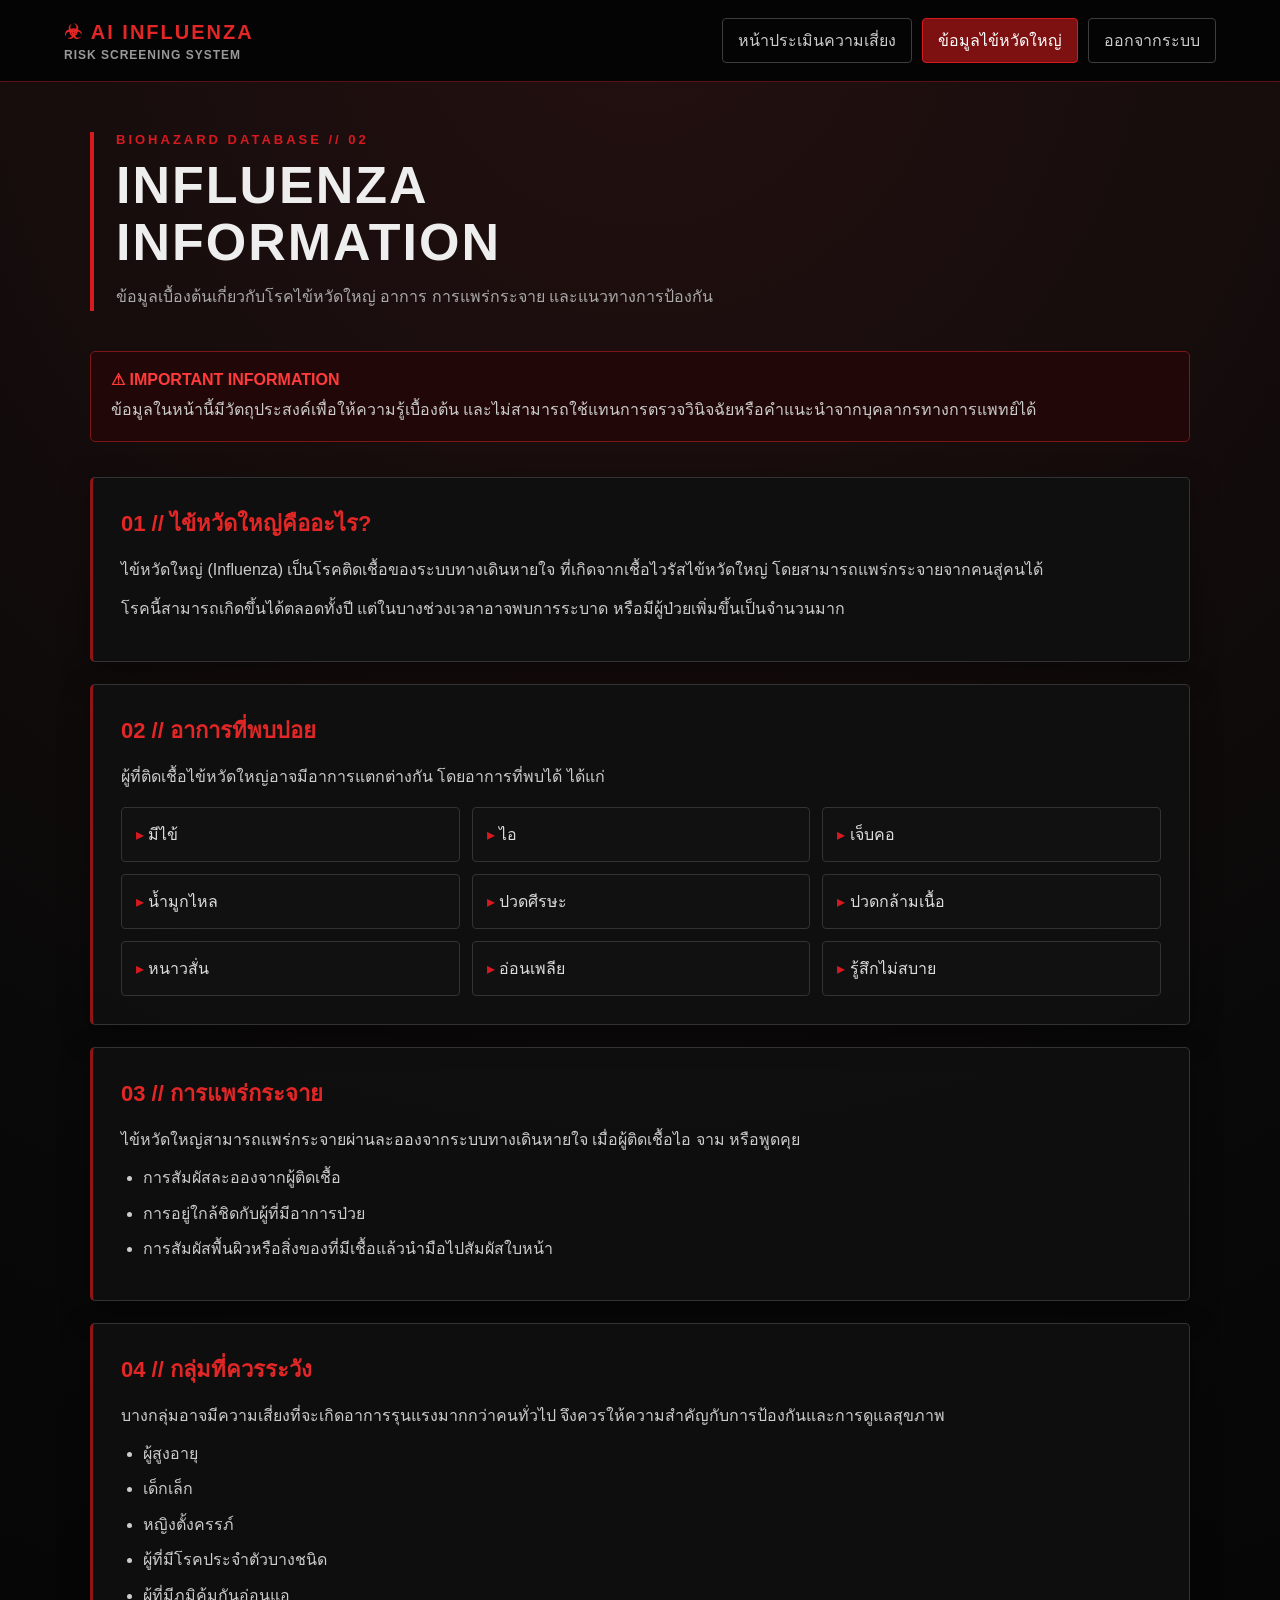
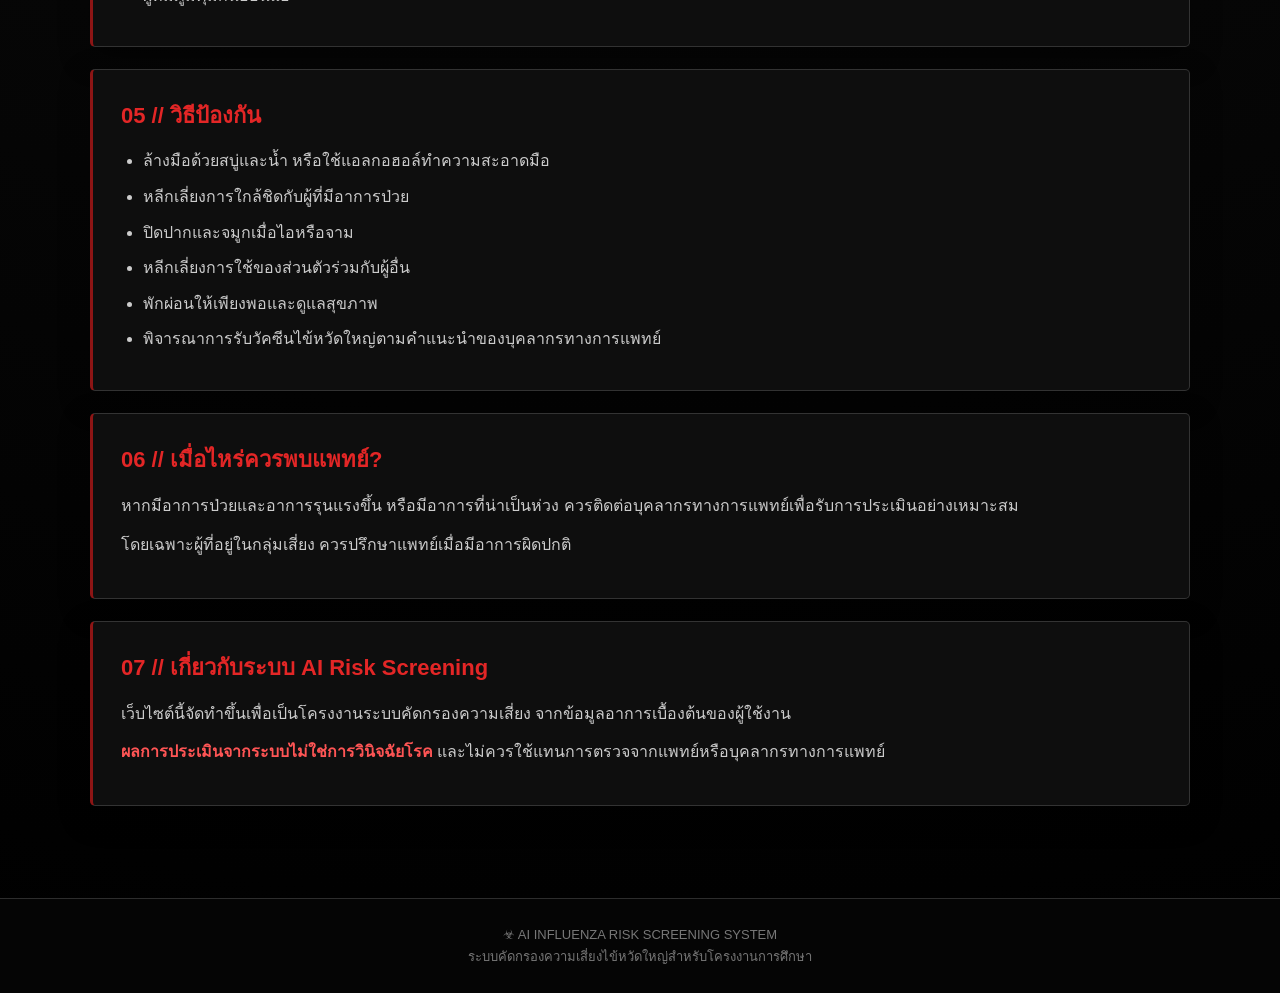
<file: templates/info.html>
<!DOCTYPE html>
<html lang="th">
<head>
    <meta charset="UTF-8">
    <meta name="viewport" content="width=device-width, initial-scale=1.0">

    <title>Influenza Information | AI Risk Screening</title>

    <style>
        * {
            box-sizing: border-box;
            margin: 0;
            padding: 0;
        }

        body {
            font-family: Arial, "Noto Sans Thai", sans-serif;
            background:
                radial-gradient(circle at top, #241010 0%, #090909 45%, #000 100%);
            color: #eeeeee;
            min-height: 100vh;
        }

        /* ================= HEADER ================= */

        header {
            background: rgba(5, 5, 5, 0.95);
            border-bottom: 1px solid #5c1111;
            padding: 18px 5%;
            display: flex;
            justify-content: space-between;
            align-items: center;
            gap: 20px;
            position: sticky;
            top: 0;
            z-index: 100;
        }

        .logo {
            color: #e32626;
            font-size: 20px;
            font-weight: bold;
            letter-spacing: 2px;
        }

        .logo span {
            color: #999;
            font-size: 12px;
            display: block;
            margin-top: 4px;
            letter-spacing: 1px;
        }

        nav {
            display: flex;
            gap: 10px;
            flex-wrap: wrap;
        }

        nav a {
            text-decoration: none;
            color: #ccc;
            border: 1px solid #3d3d3d;
            padding: 9px 15px;
            border-radius: 4px;
            transition: 0.2s;
        }

        nav a:hover {
            color: #fff;
            border-color: #d71920;
            background: #260707;
        }

        nav a.active {
            color: #fff;
            border-color: #d71920;
            background: #7d1111;
        }

        /* ================= MAIN ================= */

        main {
            width: 90%;
            max-width: 1100px;
            margin: 0 auto;
            padding: 50px 0 70px;
        }

        .hero {
            border-left: 4px solid #d71920;
            padding-left: 22px;
            margin-bottom: 40px;
        }

        .hero-code {
            color: #d71920;
            font-size: 13px;
            letter-spacing: 3px;
            font-weight: bold;
            margin-bottom: 10px;
        }

        .hero h1 {
            font-size: clamp(30px, 5vw, 52px);
            line-height: 1.1;
            text-transform: uppercase;
            letter-spacing: 2px;
            margin-bottom: 12px;
        }

        .hero p {
            color: #aaa;
            font-size: 16px;
            line-height: 1.7;
        }

        /* ================= WARNING ================= */

        .warning {
            background: #210707;
            border: 1px solid #7d1717;
            padding: 18px 20px;
            margin-bottom: 35px;
            border-radius: 5px;
        }

        .warning-title {
            color: #ff3b3b;
            font-weight: bold;
            margin-bottom: 7px;
        }

        .warning p {
            color: #ccc;
            line-height: 1.7;
        }

        /* ================= CARDS ================= */

        .info-card {
            background: rgba(15, 15, 15, 0.95);
            border: 1px solid #333;
            border-left: 3px solid #8d1515;
            padding: 28px;
            margin-bottom: 22px;
            border-radius: 5px;
            box-shadow: 0 10px 30px rgba(0,0,0,0.35);
        }

        .info-card h2 {
            color: #e32626;
            font-size: 22px;
            margin-bottom: 15px;
        }

        .info-card p {
            color: #ccc;
            line-height: 1.8;
            margin-bottom: 10px;
        }

        .info-card ul {
            margin-left: 22px;
            color: #ccc;
        }

        .info-card li {
            margin-bottom: 10px;
            line-height: 1.6;
        }

        .highlight {
            color: #ff5555;
            font-weight: bold;
        }

        /* ================= SYMPTOMS ================= */

        .symptoms {
            display: grid;
            grid-template-columns: repeat(3, 1fr);
            gap: 12px;
            margin-top: 15px;
        }

        .symptom {
            background: #111;
            border: 1px solid #333;
            padding: 14px;
            border-radius: 4px;
            color: #ddd;
        }

        .symptom::before {
            content: "▸ ";
            color: #d71920;
        }

        /* ================= FOOTER ================= */

        footer {
            border-top: 1px solid #2d2d2d;
            background: #050505;
            padding: 25px 5%;
            text-align: center;
            color: #777;
            font-size: 13px;
            line-height: 1.7;
        }

        /* ================= RESPONSIVE ================= */

        @media (max-width: 750px) {

            header {
                flex-direction: column;
                align-items: flex-start;
            }

            nav {
                width: 100%;
            }

            nav a {
                flex: 1;
                text-align: center;
            }

            main {
                width: 92%;
                padding-top: 35px;
            }

            .symptoms {
                grid-template-columns: 1fr;
            }

            .info-card {
                padding: 22px;
            }
        }
    </style>
</head>

<body>

    <!-- HEADER -->
    <header>

        <div class="logo">
            ☣ AI INFLUENZA
            <span>RISK SCREENING SYSTEM</span>
        </div>

        <nav>
            <a href="/">หน้าประเมินความเสี่ยง</a>
            <a href="/info" class="active">ข้อมูลไข้หวัดใหญ่</a>
            <a href="/logout">ออกจากระบบ</a>
        </nav>

    </header>


    <!-- MAIN CONTENT -->
    <main>

        <!-- HERO -->
        <section class="hero">

            <div class="hero-code">
                BIOHAZARD DATABASE // 02
            </div>

            <h1>
                INFLUENZA<br>
                INFORMATION
            </h1>

            <p>
                ข้อมูลเบื้องต้นเกี่ยวกับโรคไข้หวัดใหญ่
                อาการ การแพร่กระจาย และแนวทางการป้องกัน
            </p>

        </section>


        <!-- WARNING -->
        <section class="warning">

            <div class="warning-title">
                ⚠ IMPORTANT INFORMATION
            </div>

            <p>
                ข้อมูลในหน้านี้มีวัตถุประสงค์เพื่อให้ความรู้เบื้องต้น
                และไม่สามารถใช้แทนการตรวจวินิจฉัยหรือคำแนะนำจากบุคลากรทางการแพทย์ได้
            </p>

        </section>


        <!-- SECTION 1 -->
        <section class="info-card">

            <h2>01 // ไข้หวัดใหญ่คืออะไร?</h2>

            <p>
                ไข้หวัดใหญ่ (Influenza) เป็นโรคติดเชื้อของระบบทางเดินหายใจ
                ที่เกิดจากเชื้อไวรัสไข้หวัดใหญ่ โดยสามารถแพร่กระจายจากคนสู่คนได้
            </p>

            <p>
                โรคนี้สามารถเกิดขึ้นได้ตลอดทั้งปี แต่ในบางช่วงเวลาอาจพบการระบาด
                หรือมีผู้ป่วยเพิ่มขึ้นเป็นจำนวนมาก
            </p>

        </section>


        <!-- SECTION 2 -->
        <section class="info-card">

            <h2>02 // อาการที่พบบ่อย</h2>

            <p>
                ผู้ที่ติดเชื้อไข้หวัดใหญ่อาจมีอาการแตกต่างกัน
                โดยอาการที่พบได้ ได้แก่
            </p>

            <div class="symptoms">

                <div class="symptom">มีไข้</div>
                <div class="symptom">ไอ</div>
                <div class="symptom">เจ็บคอ</div>
                <div class="symptom">น้ำมูกไหล</div>
                <div class="symptom">ปวดศีรษะ</div>
                <div class="symptom">ปวดกล้ามเนื้อ</div>
                <div class="symptom">หนาวสั่น</div>
                <div class="symptom">อ่อนเพลีย</div>
                <div class="symptom">รู้สึกไม่สบาย</div>

            </div>

        </section>


        <!-- SECTION 3 -->
        <section class="info-card">

            <h2>03 // การแพร่กระจาย</h2>

            <p>
                ไข้หวัดใหญ่สามารถแพร่กระจายผ่านละอองจากระบบทางเดินหายใจ
                เมื่อผู้ติดเชื้อไอ จาม หรือพูดคุย
            </p>

            <ul>
                <li>การสัมผัสละอองจากผู้ติดเชื้อ</li>
                <li>การอยู่ใกล้ชิดกับผู้ที่มีอาการป่วย</li>
                <li>การสัมผัสพื้นผิวหรือสิ่งของที่มีเชื้อแล้วนำมือไปสัมผัสใบหน้า</li>
            </ul>

        </section>


        <!-- SECTION 4 -->
        <section class="info-card">

            <h2>04 // กลุ่มที่ควรระวัง</h2>

            <p>
                บางกลุ่มอาจมีความเสี่ยงที่จะเกิดอาการรุนแรงมากกว่าคนทั่วไป
                จึงควรให้ความสำคัญกับการป้องกันและการดูแลสุขภาพ
            </p>

            <ul>
                <li>ผู้สูงอายุ</li>
                <li>เด็กเล็ก</li>
                <li>หญิงตั้งครรภ์</li>
                <li>ผู้ที่มีโรคประจำตัวบางชนิด</li>
                <li>ผู้ที่มีภูมิคุ้มกันอ่อนแอ</li>
            </ul>

        </section>


        <!-- SECTION 5 -->
        <section class="info-card">

            <h2>05 // วิธีป้องกัน</h2>

            <ul>
                <li>ล้างมือด้วยสบู่และน้ำ หรือใช้แอลกอฮอล์ทำความสะอาดมือ</li>
                <li>หลีกเลี่ยงการใกล้ชิดกับผู้ที่มีอาการป่วย</li>
                <li>ปิดปากและจมูกเมื่อไอหรือจาม</li>
                <li>หลีกเลี่ยงการใช้ของส่วนตัวร่วมกับผู้อื่น</li>
                <li>พักผ่อนให้เพียงพอและดูแลสุขภาพ</li>
                <li>พิจารณาการรับวัคซีนไข้หวัดใหญ่ตามคำแนะนำของบุคลากรทางการแพทย์</li>
            </ul>

        </section>


        <!-- SECTION 6 -->
        <section class="info-card">

            <h2>06 // เมื่อไหร่ควรพบแพทย์?</h2>

            <p>
                หากมีอาการป่วยและอาการรุนแรงขึ้น หรือมีอาการที่น่าเป็นห่วง
                ควรติดต่อบุคลากรทางการแพทย์เพื่อรับการประเมินอย่างเหมาะสม
            </p>

            <p>
                โดยเฉพาะผู้ที่อยู่ในกลุ่มเสี่ยง ควรปรึกษาแพทย์เมื่อมีอาการผิดปกติ
            </p>

        </section>


        <!-- SECTION 7 -->
        <section class="info-card">

            <h2>07 // เกี่ยวกับระบบ AI Risk Screening</h2>

            <p>
                เว็บไซต์นี้จัดทำขึ้นเพื่อเป็นโครงงานระบบคัดกรองความเสี่ยง
                จากข้อมูลอาการเบื้องต้นของผู้ใช้งาน
            </p>

            <p>
                <span class="highlight">
                    ผลการประเมินจากระบบไม่ใช่การวินิจฉัยโรค
                </span>
                และไม่ควรใช้แทนการตรวจจากแพทย์หรือบุคลากรทางการแพทย์
            </p>

        </section>

    </main>


    <!-- FOOTER -->
    <footer>

        ☣ AI INFLUENZA RISK SCREENING SYSTEM

        <br>

        ระบบคัดกรองความเสี่ยงไข้หวัดใหญ่สำหรับโครงงานการศึกษา

    </footer>

</body>
</html>
</file>
